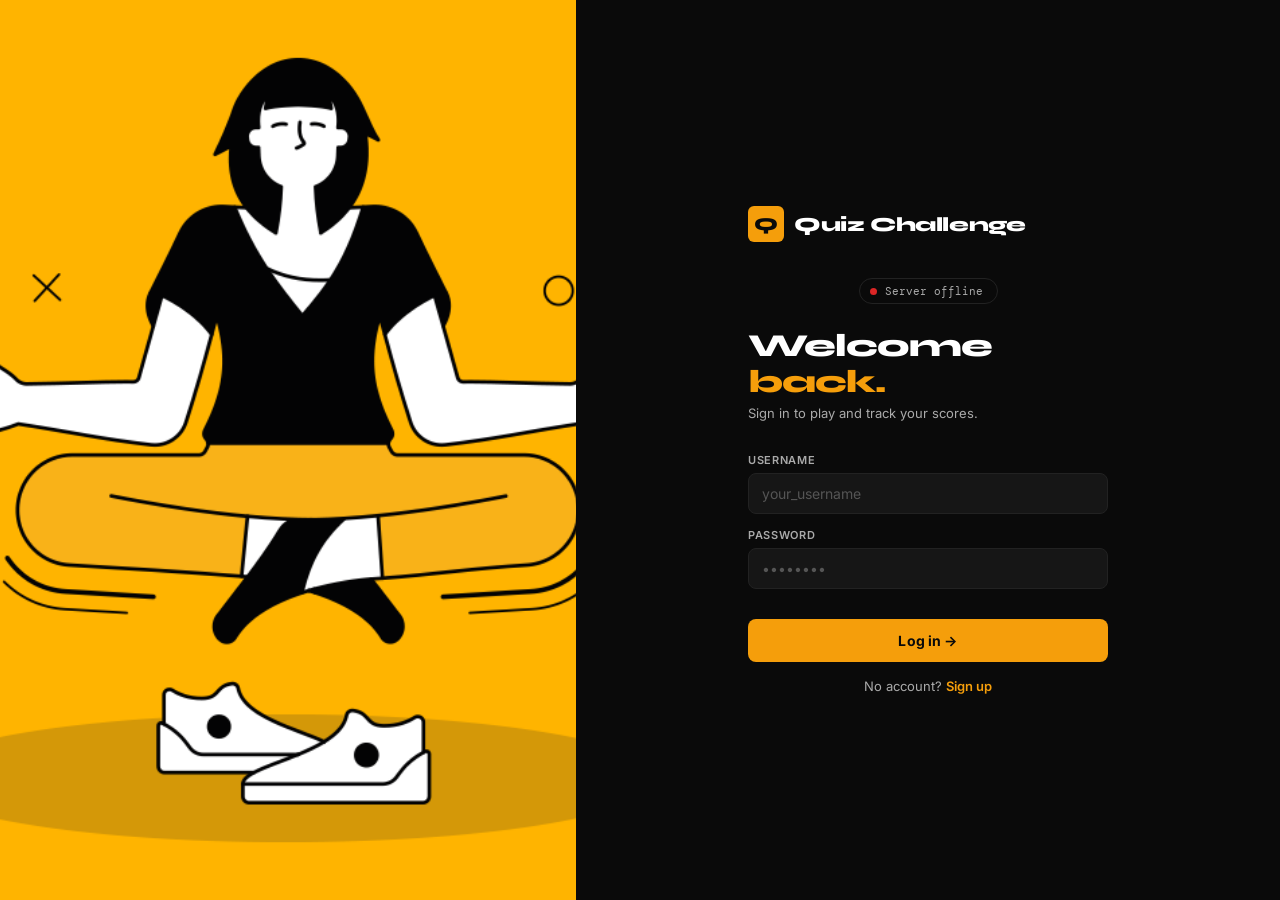
<file: public/index.html>
<!DOCTYPE html>
<html lang="en">
<head>
<meta charset="UTF-8">
<meta name="viewport" content="width=device-width, initial-scale=1.0">
<title>Quiz · Quiz Challenge</title>
<link rel="stylesheet" href="css/style.css">
</head>
<body>
<div class="shell">
  <div class="brand">
    <div class="brand-mark">Q</div>
    <div class="brand-name">Quiz Challenge</div>
  </div>
  <div class="status-row">
    <div class="server-status">
      <span class="dot" id="status-dot"></span>
      <span id="status-text">Connecting…</span>
    </div>
  </div>
  <div class="topbar" id="topbar"></div>
  <div id="quiz-panel"></div>
</div>

<script src="js/app.js"></script>
<script>
const TIME_PER_Q = 20;
let session = Session.requireLogin();
let questions=[], current=0, score=0;
let selected=null, result=null;
let timerInterval=null, timeLeft=TIME_PER_Q;
let totalElapsedMs=0, lastScore=null, lastTimeMs=null, lastTotal=null;
let scoreSaved=false;

async function init() {
  if (!session) return;
  renderTopbar('quiz');
  checkServerStatus();
  try {
    const data = await fetch(API+'/api/questions').then(r=>r.json());
    questions = data.sort(()=>Math.random()-0.5).slice(0,8);
    current=0; score=0; selected=null; result=null;
    totalElapsedMs=0; scoreSaved=false;
    renderQuiz();
  } catch(e) {
    document.getElementById('quiz-panel').innerHTML =
      `<div class="error-box"><b>Cannot load questions.</b><br>Start the server: <code>./quiz_server.exe</code></div>`;
  }
}

function startTimer() {
  clearInterval(timerInterval);
  timeLeft = TIME_PER_Q;
  updateTimerUI();
  timerInterval = setInterval(()=>{
    timeLeft -= 0.1;
    if (timeLeft <= 0) { timeLeft=0; clearInterval(timerInterval); handleTimeout(); }
    updateTimerUI();
  }, 100);
}
function stopTimer() { clearInterval(timerInterval); }
function updateTimerUI() {
  const bar = document.getElementById('timer-bar');
  const digit = document.getElementById('timer-digit');
  if (!bar||!digit) return;
  const pct = (timeLeft/TIME_PER_Q)*100;
  bar.style.width = pct+'%';
  digit.textContent = Math.ceil(timeLeft)+'s';
  bar.className = 'timer-bar'+(pct<=25?' danger':pct<=50?' warn':'');
  digit.className = 'timer-digit'+(pct<=25?' danger':'');
}

async function handleTimeout() {
  if (selected) return;
  selected = '__timeout__';
  totalElapsedMs += TIME_PER_Q*1000;
  const q = questions[current];
  const info = await fetch(API+'/api/answer',{method:'POST',
    headers:{'Content-Type':'application/json'},
    body:JSON.stringify({questionId:q.id,answer:q.correctAnswer})}).then(r=>r.json());
  result = {correct:false, correctAnswer:q.correctAnswer,
    explanation:"Time's up! "+info.explanation};
  renderQuiz();
}

async function pick(id) {
  if (selected) return;
  totalElapsedMs += (TIME_PER_Q-timeLeft)*1000;
  stopTimer(); selected=id;
  const q = questions[current];
  result = await fetch(API+'/api/answer',{method:'POST',
    headers:{'Content-Type':'application/json'},
    body:JSON.stringify({questionId:q.id,answer:id})}).then(r=>r.json());
  if (result.correct) score++;
  renderQuiz();
}

function renderQuiz() {
  const q = questions[current];
  const pct = ((current+(selected?1:0))/questions.length*100).toFixed(0);
  const timedOut = selected==='__timeout__';
  const n = String(current+1).padStart(2,'0');

  document.getElementById('quiz-panel').innerHTML = `
    <div class="quiz-meta">
      <div class="q-number">${n}</div>
      <div style="text-align:right">
        <div class="q-counter">${current+1} / ${questions.length}</div>
        <div class="q-score">Score <span>${score}</span></div>
      </div>
    </div>
    <div class="progress-wrap">
      <div class="progress-fill" style="width:${pct}%"></div>
    </div>
    <div class="timer-row">
      <div class="timer-bar-wrap">
        <div class="timer-bar" id="timer-bar" style="width:100%"></div>
      </div>
      <div class="timer-digit" id="timer-digit">${TIME_PER_Q}s</div>
    </div>
    <div class="q-card">
      <div class="category-tag">${q.category}</div>
      <p class="q-text">${q.text}</p>
    </div>
    <div class="options">
      ${q.options.map(o=>{
        let cls='';
        if (selected) {
          if (o.id===result?.correctAnswer) cls='correct';
          else if (o.id===selected&&!result?.correct) cls=timedOut?'timeout':'wrong';
        }
        return `<button class="opt ${cls}" onclick="pick('${o.id}')" ${selected?'disabled':''}>
          <span class="opt-id">${o.id}</span><span>${o.text}</span>
        </button>`;
      }).join('')}
    </div>
    ${result?`<div class="explanation">
      <b>${timedOut?"⏱ Time's up!":result.correct?'✓ Correct!':'✗ Incorrect.'}</b>
      ${result.explanation}
    </div>`:''}
    ${selected?`<button class="btn-primary" onclick="next()" style="margin-top:1.25rem">
      ${current+1>=questions.length?'See results →':'Next question →'}
    </button>`:''}
  `;
  if (!selected) startTimer(); else updateTimerUI();
}

function next() {
  if (current+1>=questions.length) {
    lastScore=score; lastTotal=questions.length; lastTimeMs=Math.round(totalElapsedMs);
    renderResult(); return;
  }
  current++; selected=null; result=null; renderQuiz();
}

function renderResult() {
  stopTimer();
  const pct = Math.round(score/questions.length*100);
  const grade = pct>=90?'Outstanding.':pct>=70?'Well done.':pct>=50?'Not bad.':'Keep going.';
  const totalSec = (lastTimeMs/1000).toFixed(1);

  document.getElementById('quiz-panel').innerHTML = `
    <div class="result-card">
      <div class="result-score-big">${score}<span>/${questions.length}</span></div>
      <div class="result-grade">${grade}</div>
      <div class="result-sub">You scored ${pct}% in ${totalSec} seconds.</div>
      <div class="stats">
        <div class="stat">
          <div class="stat-v" style="color:var(--green)">${score}</div>
          <div class="stat-n">Correct</div>
        </div>
        <div class="stat">
          <div class="stat-v" style="color:var(--red)">${questions.length-score}</div>
          <div class="stat-n">Wrong</div>
        </div>
        <div class="stat">
          <div class="stat-v">${pct}%</div>
          <div class="stat-n">Score</div>
        </div>
        <div class="stat">
          <div class="stat-v">${totalSec}s</div>
          <div class="stat-n">Time</div>
        </div>
      </div>
      ${!scoreSaved
        ?`<button class="btn-primary" id="save-btn" onclick="saveScore()">Save to leaderboard →</button>`
        :`<div class="saved-badge">✓ Score saved to leaderboard</div>`}
      <button class="btn-secondary" onclick="restart()">Play again</button>
    </div>`;
}

async function saveScore() {
  const btn = document.getElementById('save-btn');
  if (btn) { btn.disabled=true; btn.textContent='Saving…'; }
  try {
    await fetch(API+'/api/leaderboard',{method:'POST',
      headers:{'Content-Type':'application/json'},
      body:JSON.stringify({username:session.username,password:session.password,
        score:lastScore,total:lastTotal,timeMs:lastTimeMs})});
    scoreSaved=true; renderResult();
  } catch(e) {
    if (btn) { btn.disabled=false; btn.textContent='Save to leaderboard →'; }
  }
}

function restart() { scoreSaved=false; init(); }

init();
</script>
</body>
</html>
</file>
<file: public/css/style.css>
/* ============================================================
   Quiz Challenge — Bold & Editorial Design System
   Fonts: Syne (display) + Inter (body) + DM Mono (data)
   ============================================================ */

@import url('https://fonts.googleapis.com/css2?family=Syne:wght@700;800&family=Inter:wght@400;500;600&family=DM+Mono:wght@400;500&display=swap');

*, *::before, *::after { box-sizing: border-box; margin: 0; padding: 0; }

:root {
  --bg:          #0A0A0A;
  --bg-2:        #111111;
  --surface:     #FFFFFF;
  --surface-2:   #F5F5F5;
  --surface-3:   #EBEBEB;

  --ink:         #0A0A0A;
  --ink-soft:    #555555;
  --ink-faint:   #999999;
  --on-dark:     #FFFFFF;
  --on-dark-soft:#AAAAAA;

  --border:      #E5E5E5;
  --border-dark: #222222;

  --accent:      #F59E0B;
  --accent-dark: #D97706;
  --accent-soft: #FFFBEB;

  --green:       #16A34A;
  --green-soft:  #F0FDF4;
  --red:         #DC2626;
  --red-soft:    #FEF2F2;
  --amber:       #D97706;
  --amber-soft:  #FFFBEB;

  --font-display: 'Syne', system-ui, sans-serif;
  --font-body:    'Inter', system-ui, sans-serif;
  --font-mono:    'DM Mono', ui-monospace, monospace;

  --radius:    12px;
  --radius-sm: 8px;
  --radius-xs: 5px;

  --transition: 0.2s cubic-bezier(0.4, 0, 0.2, 1);
}

/* ── Base ─────────────────────────────────────────────────── */
html, body {
  font-family: var(--font-body);
  background: var(--bg);
  color: var(--on-dark);
  min-height: 100vh;
  -webkit-font-smoothing: antialiased;
}
body {
  display: flex;
  align-items: center;
  justify-content: center;
  padding: 2.5rem 1rem;
}

/* ── Shell ────────────────────────────────────────────────── */
.shell      { width: 100%; max-width: 620px; }
.home-shell { width: 100%; max-width: 480px; }
.auth-shell { width: 100%; max-width: 420px; }

/* ── Brand ────────────────────────────────────────────────── */
.brand {
  display: flex; align-items: center; gap: 12px;
  justify-content: center; margin-bottom: 2rem;
}
.brand-mark {
  width: 36px; height: 36px;
  background: var(--accent);
  border-radius: 6px;
  display: flex; align-items: center; justify-content: center;
  font-family: var(--font-display);
  font-weight: 800; font-size: 18px;
  color: var(--ink);
  flex-shrink: 0;
}
.brand-name {
  font-family: var(--font-display);
  font-weight: 800; font-size: 20px;
  letter-spacing: -0.02em;
  color: var(--on-dark);
}

/* ── Server status ────────────────────────────────────────── */
.status-row { display: flex; justify-content: center; margin-bottom: 2rem; }
.server-status {
  display: inline-flex; align-items: center; gap: 8px;
  font-size: 11px; font-family: var(--font-mono);
  color: var(--on-dark-soft);
  border: 1px solid var(--border-dark);
  border-radius: 99px;
  padding: 5px 14px 5px 10px;
}
.dot { width: 7px; height: 7px; border-radius: 50%; flex-shrink: 0; }
.dot.on  { background: var(--green); animation: pulse-green 2s infinite; }
.dot.off { background: var(--red); }
@keyframes pulse-green {
  0%, 100% { box-shadow: 0 0 0 0 rgba(22,163,74,0.4); }
  50%       { box-shadow: 0 0 0 4px rgba(22,163,74,0); }
}

/* ── Topbar ───────────────────────────────────────────────── */
.topbar {
  display: flex; align-items: center;
  justify-content: space-between;
  margin-bottom: 2rem;
  padding-bottom: 1.25rem;
  border-bottom: 1px solid var(--border-dark);
}
.topbar-id { font-size: 13px; color: var(--on-dark-soft); }
.topbar-id .who { color: var(--on-dark); font-weight: 600; }
.role-badge {
  display: inline-block;
  font-family: var(--font-mono);
  font-size: 10px; font-weight: 500;
  padding: 2px 8px; border-radius: 99px;
  background: var(--accent);
  color: var(--ink);
  text-transform: uppercase;
  margin-left: 8px; vertical-align: middle;
  letter-spacing: 0.04em;
}
.topbar-nav { display: flex; gap: 4px; }

.btn-ghost {
  background: transparent;
  border: 1px solid var(--border-dark);
  border-radius: var(--radius-sm);
  padding: 7px 14px;
  font-size: 12px; font-weight: 500;
  color: var(--on-dark-soft);
  cursor: pointer;
  font-family: var(--font-body);
  transition: all var(--transition);
  text-decoration: none;
  display: inline-flex; align-items: center;
  letter-spacing: 0.01em;
}
.btn-ghost:hover { border-color: #555; color: var(--on-dark); background: #1A1A1A; }
.btn-ghost.active { background: var(--on-dark); border-color: var(--on-dark); color: var(--ink); }
.btn-ghost.danger:hover { border-color: var(--red); color: var(--red); background: transparent; }

/* ── Auth page ────────────────────────────────────────────── */
.auth-heading {
  text-align: center; margin-bottom: 2rem;
}
.auth-heading h1 {
  font-family: var(--font-display);
  font-size: 36px; font-weight: 800;
  letter-spacing: -0.03em;
  color: var(--on-dark);
  line-height: 1.1;
}
.auth-heading h1 span { color: var(--accent); }
.auth-heading p { font-size: 14px; color: var(--on-dark-soft); margin-top: 8px; }

.auth-card {
  background: var(--surface);
  border-radius: var(--radius);
  padding: 2rem;
  animation: slideUp 0.3s cubic-bezier(0.4,0,0.2,1);
}
.auth-card h2 {
  font-family: var(--font-display);
  font-size: 22px; font-weight: 800;
  letter-spacing: -0.02em;
  margin-bottom: 4px; color: var(--ink);
}
.auth-card p.sub { font-size: 13px; color: var(--ink-soft); margin-bottom: 1.5rem; }

.field { margin-bottom: 14px; }
.field label {
  font-size: 11px; font-weight: 600;
  color: var(--ink-soft);
  display: block; margin-bottom: 6px;
  text-transform: uppercase; letter-spacing: 0.06em;
}
.field input {
  width: 100%; padding: 11px 13px;
  border: 1.5px solid var(--border);
  border-radius: var(--radius-sm);
  font-size: 14px; font-family: var(--font-body);
  background: var(--surface); color: var(--ink);
  outline: none;
  transition: border-color var(--transition), box-shadow var(--transition);
}
.field input:focus {
  border-color: var(--ink);
  box-shadow: 0 0 0 3px rgba(10,10,10,0.08);
}
.field input::placeholder { color: var(--ink-faint); }

.auth-switch {
  text-align: center; font-size: 13px;
  color: var(--ink-soft); margin-top: 1rem;
}
.auth-switch a {
  color: var(--ink); cursor: pointer;
  font-weight: 600; text-decoration: underline;
}

.alert {
  border-radius: var(--radius-sm);
  padding: 10px 13px;
  font-size: 13px; margin-bottom: 14px;
  border: 1.5px solid; font-weight: 500;
}
.alert-error   { background: var(--red-soft);   color: var(--red);   border-color: var(--red); }
.alert-success { background: var(--green-soft); color: var(--green); border-color: var(--green); }

.seed-note {
  font-size: 11px; color: var(--ink-faint);
  text-align: center; margin-top: 1.25rem;
  border-top: 1px solid var(--border);
  padding-top: 1rem; line-height: 1.8;
}
.seed-note b { font-family: var(--font-mono); color: var(--ink-soft); font-weight: 500; }

/* ── Buttons ──────────────────────────────────────────────── */
.btn-primary {
  width: 100%; padding: 13px;
  background: var(--ink); color: var(--on-dark);
  border: none; border-radius: var(--radius-sm);
  font-size: 14px; font-weight: 600;
  font-family: var(--font-body);
  cursor: pointer; margin-top: 1rem;
  transition: background var(--transition), transform var(--transition);
  letter-spacing: 0.01em;
}
.btn-primary:hover { background: #222; transform: translateY(-1px); }
.btn-primary:active { transform: translateY(0); }
.btn-primary:disabled { opacity: 0.4; cursor: not-allowed; transform: none; }

.btn-secondary {
  width: 100%; padding: 13px;
  background: transparent; color: var(--on-dark);
  border: 1.5px solid var(--border-dark);
  border-radius: var(--radius-sm);
  font-size: 14px; font-weight: 500;
  font-family: var(--font-body);
  cursor: pointer; margin-top: 0.5rem;
  transition: all var(--transition);
}
.btn-secondary:hover { border-color: #555; background: #1A1A1A; }

/* ── Home page ────────────────────────────────────────────── */
.welcome { text-align: center; margin-bottom: 2.5rem; }
.welcome .greeting {
  font-family: var(--font-display);
  font-size: 40px; font-weight: 800;
  letter-spacing: -0.03em;
  color: var(--on-dark);
  line-height: 1.1;
  margin-bottom: 8px;
}
.welcome .greeting span { color: var(--accent); }
.welcome p { font-size: 14px; color: var(--on-dark-soft); }

.admin-badge-row { text-align: center; margin-bottom: 1.5rem; }

.menu-card {
  background: var(--surface);
  border-radius: var(--radius);
  overflow: hidden;
  animation: slideUp 0.3s cubic-bezier(0.4,0,0.2,1);
}
.menu-item {
  display: flex; align-items: center; gap: 16px;
  width: 100%; padding: 18px 20px;
  background: transparent;
  border: none;
  border-bottom: 1px solid var(--border);
  cursor: pointer; font-family: var(--font-body);
  text-align: left; text-decoration: none;
  color: var(--ink);
  transition: background var(--transition), padding-left var(--transition);
}
.menu-item:last-child { border-bottom: none; }
.menu-item:hover { background: var(--surface-2); padding-left: 24px; }
.menu-icon {
  width: 40px; height: 40px;
  border-radius: var(--radius-sm);
  display: flex; align-items: center; justify-content: center;
  font-size: 19px; flex-shrink: 0;
}
.menu-icon.amber  { background: var(--accent-soft); }
.menu-icon.green  { background: var(--green-soft); }
.menu-icon.blue   { background: #EFF6FF; }
.menu-icon.red    { background: var(--red-soft); }
.menu-icon.purple { background: #F5F3FF; }
.menu-text { flex: 1; }
.menu-title { font-size: 15px; font-weight: 600; color: var(--ink); display: block; }
.menu-sub   { font-size: 12px; color: var(--ink-soft); margin-top: 2px; display: block; }
.menu-arrow {
  font-size: 18px; color: var(--ink-faint);
  transition: color var(--transition), transform var(--transition);
}
.menu-item:hover .menu-arrow { color: var(--ink); transform: translateX(4px); }
.logout-item .menu-title { color: var(--red); }
.logout-item:hover { background: var(--red-soft); padding-left: 24px; }
.logout-item:hover .menu-arrow { color: var(--red); transform: translateX(0); }

.footer-note {
  text-align: center; font-size: 11px;
  color: var(--on-dark-soft); font-family: var(--font-mono);
  margin-top: 1.5rem; letter-spacing: 0.02em;
}

/* ── Quiz page ────────────────────────────────────────────── */
.quiz-meta {
  display: flex; align-items: baseline;
  justify-content: space-between;
  margin-bottom: 1.5rem;
}
.q-number {
  font-family: var(--font-display);
  font-size: 64px; font-weight: 800;
  color: var(--on-dark); line-height: 1;
  letter-spacing: -0.04em;
  opacity: 0.15;
}
.q-counter {
  font-family: var(--font-mono);
  font-size: 12px; color: var(--on-dark-soft);
}
.q-score {
  font-family: var(--font-mono);
  font-size: 13px; color: var(--on-dark-soft);
}
.q-score span { color: var(--accent); font-size: 18px; font-weight: 500; }

.progress-wrap {
  background: var(--border-dark); border-radius: 99px;
  height: 3px; margin-bottom: 1.75rem; overflow: hidden;
}
.progress-fill {
  height: 3px; border-radius: 99px; background: var(--accent);
  transition: width 0.5s cubic-bezier(0.4,0,0.2,1);
}

.timer-row {
  display: flex; align-items: center; gap: 14px;
  margin-bottom: 1.5rem;
}
.timer-bar-wrap {
  flex: 1; height: 4px; background: var(--border-dark);
  border-radius: 99px; overflow: hidden;
}
.timer-bar {
  height: 100%; border-radius: 99px; background: var(--on-dark);
  transition: width 0.1s linear, background 0.4s;
}
.timer-bar.warn   { background: var(--amber); }
.timer-bar.danger { background: var(--red); animation: pulse-bar 0.5s infinite alternate; }
@keyframes pulse-bar { to { opacity: 0.6; } }
.timer-digit {
  font-family: var(--font-mono); font-weight: 500; font-size: 13px;
  color: var(--on-dark-soft); min-width: 34px; text-align: right;
  font-variant-numeric: tabular-nums;
}
.timer-digit.danger { color: var(--red); }

.q-card {
  background: var(--surface);
  border-radius: var(--radius);
  padding: 1.75rem;
  margin-bottom: 1.25rem;
  animation: slideUp 0.25s cubic-bezier(0.4,0,0.2,1);
}
.category-tag {
  display: inline-block;
  font-size: 10px; font-weight: 600;
  text-transform: uppercase; letter-spacing: 0.08em;
  color: var(--ink-soft); margin-bottom: 10px;
}
.q-text {
  font-family: var(--font-display);
  font-size: 20px; font-weight: 800;
  color: var(--ink); line-height: 1.4;
  letter-spacing: -0.02em;
}

.options { display: flex; flex-direction: column; gap: 8px; }
.opt {
  display: flex; align-items: center; gap: 14px;
  background: #161616;
  border: 1.5px solid var(--border-dark);
  border-radius: var(--radius-sm);
  padding: 14px 16px;
  cursor: pointer; font-size: 14px; font-weight: 500;
  color: var(--on-dark);
  font-family: var(--font-body);
  transition: border-color var(--transition), background var(--transition), transform var(--transition);
  text-align: left; width: 100%;
  animation: slideUp 0.3s cubic-bezier(0.4,0,0.2,1) both;
}
.opt:nth-child(1) { animation-delay: 0.03s; }
.opt:nth-child(2) { animation-delay: 0.06s; }
.opt:nth-child(3) { animation-delay: 0.09s; }
.opt:nth-child(4) { animation-delay: 0.12s; }
.opt:hover:not(:disabled) {
  border-color: var(--accent);
  background: #1A1700;
  transform: translateX(4px);
}
.opt:disabled { cursor: default; }
.opt.correct { background: #052E16; border-color: var(--green); color: #86EFAC; transform: none; }
.opt.wrong   { background: #1C0A0A; border-color: var(--red);   color: #FCA5A5; transform: none; }
.opt.timeout { background: #1C1200; border-color: var(--amber); color: #FCD34D; transform: none; }
.opt-id {
  width: 28px; height: 28px; min-width: 28px;
  border-radius: var(--radius-xs);
  background: #222; border: 1px solid #333;
  display: flex; align-items: center; justify-content: center;
  font-size: 11px; font-weight: 600;
  font-family: var(--font-mono); color: #888;
  transition: all var(--transition);
}
.opt:hover:not(:disabled) .opt-id { background: var(--accent); border-color: var(--accent); color: var(--ink); }
.opt.correct .opt-id { background: var(--green); border-color: var(--green); color: white; }
.opt.wrong .opt-id   { background: var(--red);   border-color: var(--red);   color: white; }
.opt.timeout .opt-id { background: var(--amber); border-color: var(--amber); color: var(--ink); }

.explanation {
  background: #161616;
  border: 1.5px solid var(--border-dark);
  border-left: 3px solid var(--accent);
  border-radius: var(--radius-sm);
  padding: 13px 15px;
  font-size: 13px; color: var(--on-dark-soft);
  line-height: 1.65; margin-top: 10px;
  animation: slideUp 0.2s cubic-bezier(0.4,0,0.2,1);
}
.explanation b { color: var(--on-dark); }

/* ── Result screen ────────────────────────────────────────── */
.result-card {
  background: var(--surface);
  border-radius: var(--radius);
  padding: 2rem; text-align: center;
  animation: slideUp 0.35s cubic-bezier(0.4,0,0.2,1);
}
.result-score-big {
  font-family: var(--font-display);
  font-size: 88px; font-weight: 800;
  letter-spacing: -0.04em; line-height: 1;
  color: var(--ink); margin-bottom: 4px;
}
.result-score-big span { color: var(--accent); }
.result-grade {
  font-family: var(--font-display);
  font-size: 22px; font-weight: 800;
  color: var(--ink); margin-bottom: 6px;
  letter-spacing: -0.02em;
}
.result-sub { font-size: 14px; color: var(--ink-soft); margin-bottom: 1.5rem; }
.stats {
  display: grid; grid-template-columns: repeat(4,1fr); gap: 8px;
  margin-bottom: 1.5rem;
}
.stat {
  background: var(--surface-2); border: 1px solid var(--border);
  border-radius: var(--radius-sm); padding: 12px 8px; text-align: center;
}
.stat-v { font-family: var(--font-mono); font-size: 18px; font-weight: 500; color: var(--ink); }
.stat-n { font-size: 11px; color: var(--ink-soft); margin-top: 3px; }

.saved-badge {
  display: inline-flex; align-items: center; gap: 7px;
  font-size: 13px; font-weight: 600; color: var(--green);
  background: var(--green-soft); border: 1.5px solid var(--green);
  border-radius: 99px; padding: 6px 16px; margin-top: 12px;
}

/* ── Dashboard page ───────────────────────────────────────── */
.dash-heading {
  margin-bottom: 2rem;
}
.dash-heading h1 {
  font-family: var(--font-display);
  font-size: 38px; font-weight: 800;
  letter-spacing: -0.03em; color: var(--on-dark);
  line-height: 1.1;
}
.dash-heading h1 span { color: var(--accent); }
.dash-heading p { font-size: 14px; color: var(--on-dark-soft); margin-top: 6px; }

.section-title {
  font-family: var(--font-display);
  font-size: 18px; font-weight: 800;
  letter-spacing: -0.02em;
  color: var(--on-dark); margin: 2rem 0 0.75rem;
  display: flex; align-items: center; gap: 10px;
}
.section-title::after {
  content: ''; flex: 1; height: 1px; background: var(--border-dark);
}

.table-toolbar { display: flex; justify-content: flex-end; margin-bottom: 8px; }
.link-btn {
  font-size: 12px; color: var(--on-dark-soft);
  background: none; border: 1px solid var(--border-dark);
  border-radius: var(--radius-xs);
  cursor: pointer; font-weight: 500; padding: 5px 10px;
  font-family: var(--font-body);
  transition: all var(--transition);
}
.link-btn:hover { border-color: #555; color: var(--on-dark); }

.data-table {
  width: 100%; border-collapse: collapse; font-size: 14px;
  background: var(--surface); border-radius: var(--radius);
  overflow: hidden;
}
.data-table th {
  text-align: left; padding: 11px 16px;
  font-size: 10px; font-weight: 600; color: var(--ink-soft);
  text-transform: uppercase; letter-spacing: 0.08em;
  border-bottom: 1px solid var(--border);
  background: var(--surface-2);
}
.data-table td {
  padding: 13px 16px; border-bottom: 1px solid var(--border); color: var(--ink);
}
.data-table tr:last-child td { border-bottom: none; }
.data-table tbody tr { transition: background var(--transition); }
.data-table tbody tr:hover td { background: var(--surface-2); }
.data-table tr.me td { background: #FFFBEB; }
.data-table .mono { font-family: var(--font-mono); font-size: 13px; }

.rank-cell { font-family: var(--font-mono); font-weight: 600; font-size: 15px; }
.rank-1 { color: #B45309; }
.rank-2 { color: #6B7280; }
.rank-3 { color: #78350F; }
.score-pct { font-size: 12px; color: var(--ink-soft); margin-left: 4px; }

.empty-state {
  text-align: center; padding: 3rem 1.5rem;
  background: var(--surface); border-radius: var(--radius);
}
.empty-state p { font-size: 14px; color: var(--ink-soft); }

/* Admin stat tiles */
.admin-stats {
  display: grid; grid-template-columns: repeat(3,1fr); gap: 10px;
  margin-bottom: 0.5rem;
}
.admin-stat {
  background: var(--surface);
  border-radius: var(--radius); padding: 1.25rem;
  position: relative; overflow: hidden;
}
.admin-stat::before {
  content: '';
  position: absolute; top: 0; left: 0; right: 0; height: 3px;
  background: var(--accent);
}
.admin-stat-v {
  font-family: var(--font-display);
  font-size: 32px; font-weight: 800;
  color: var(--ink); letter-spacing: -0.03em; line-height: 1;
  margin-bottom: 4px;
}
.admin-stat-n { font-size: 12px; color: var(--ink-soft); font-weight: 500; }

/* ── Animations ───────────────────────────────────────────── */
@keyframes slideUp {
  from { opacity: 0; transform: translateY(12px); }
  to   { opacity: 1; transform: translateY(0); }
}

/* ── Misc ─────────────────────────────────────────────────── */
.loading-row {
  text-align: center; padding: 2rem;
  color: var(--on-dark-soft); font-size: 14px;
}
.error-box {
  background: #1C0A0A; border: 1.5px solid var(--red);
  border-radius: var(--radius-sm); padding: 1rem;
  color: #FCA5A5; font-size: 14px; margin-bottom: 1rem;
}
.error-box code { font-family: var(--font-mono); }

/* ── Focus ────────────────────────────────────────────────── */
button:focus-visible, input:focus-visible, a:focus-visible {
  outline: 2px solid var(--accent); outline-offset: 3px; border-radius: 3px;
}

/* ── Responsive ───────────────────────────────────────────── */
@media (max-width: 480px) {
  body { padding: 1.5rem 0.75rem; align-items: flex-start; }
  .q-number { font-size: 44px; }
  .result-score-big { font-size: 64px; }
  .dash-heading h1 { font-size: 28px; }
  .stats, .admin-stats { grid-template-columns: repeat(2,1fr); }
  .topbar { flex-direction: column; gap: 10px; align-items: stretch; }
  .topbar-nav { justify-content: flex-end; }
  .welcome .greeting { font-size: 30px; }
}

@media (prefers-reduced-motion: reduce) {
  *, *::before, *::after { animation: none !important; transition: none !important; }
}
</file>
